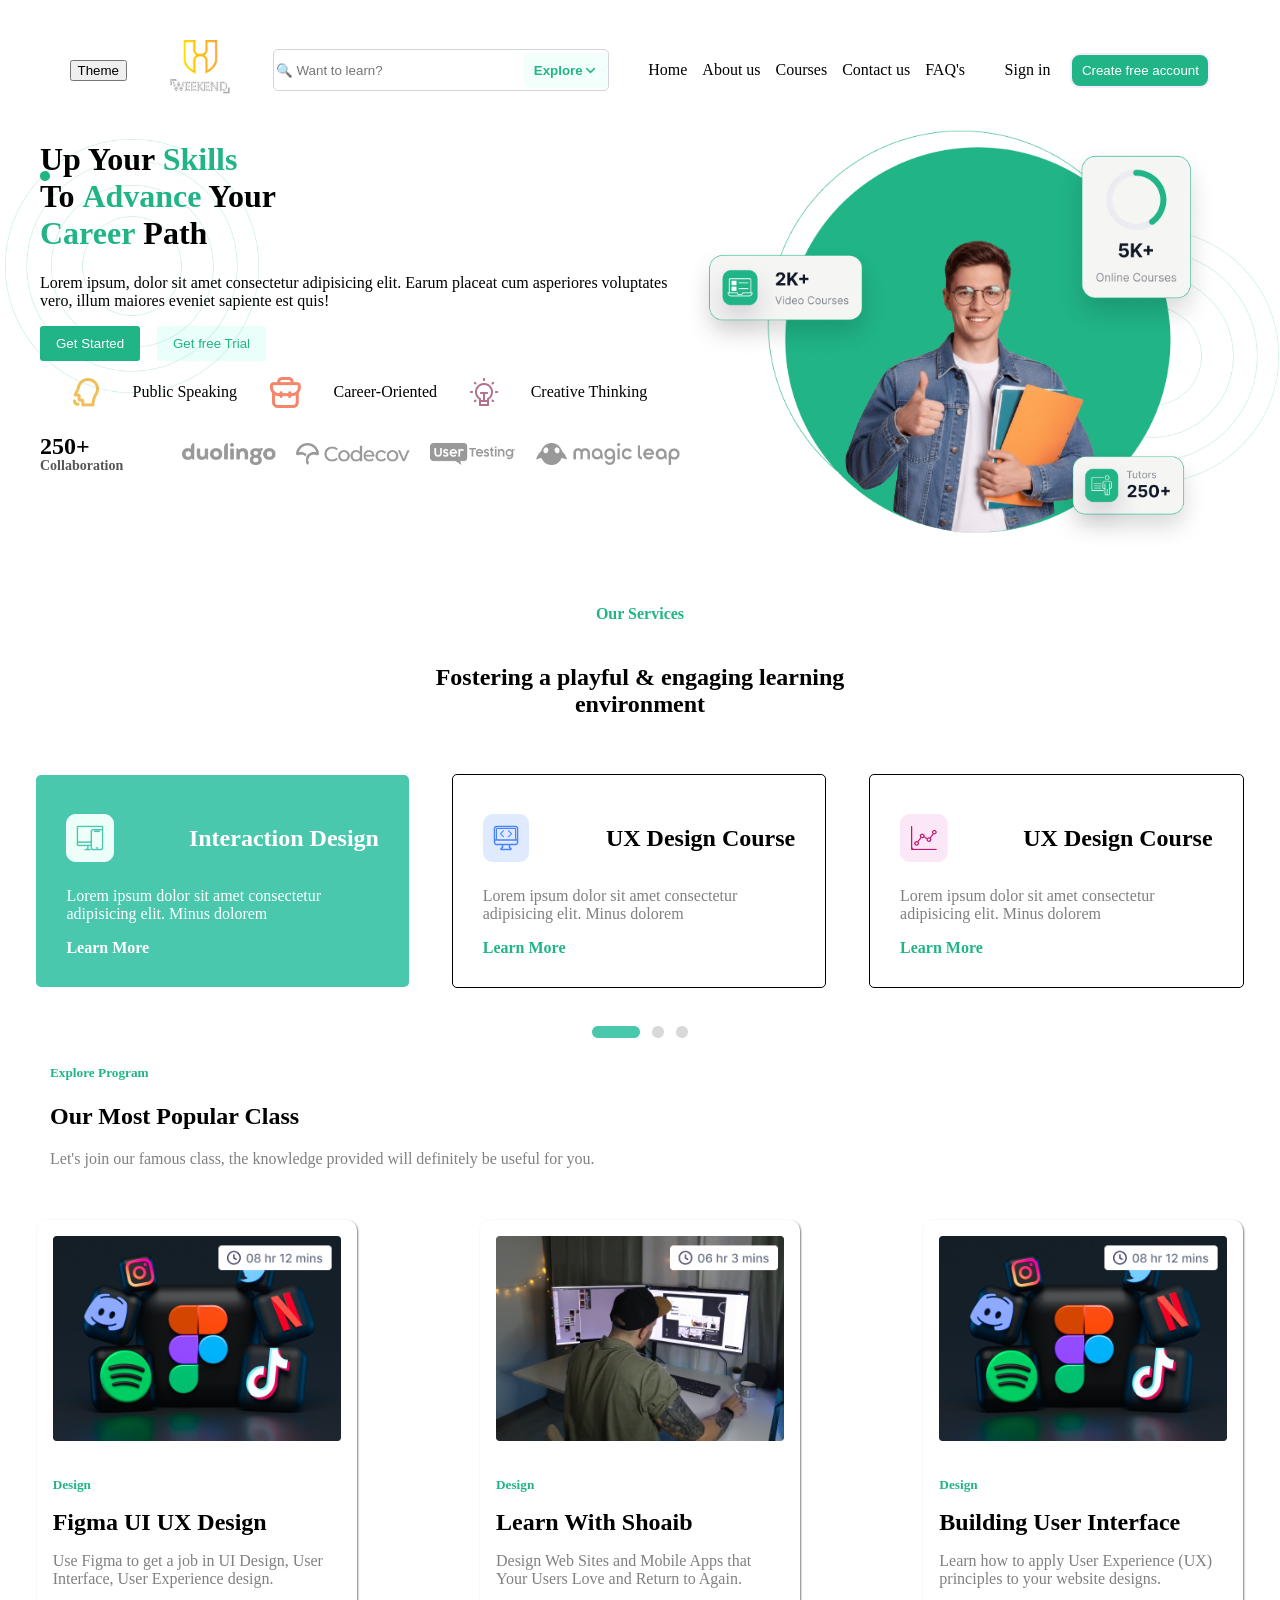
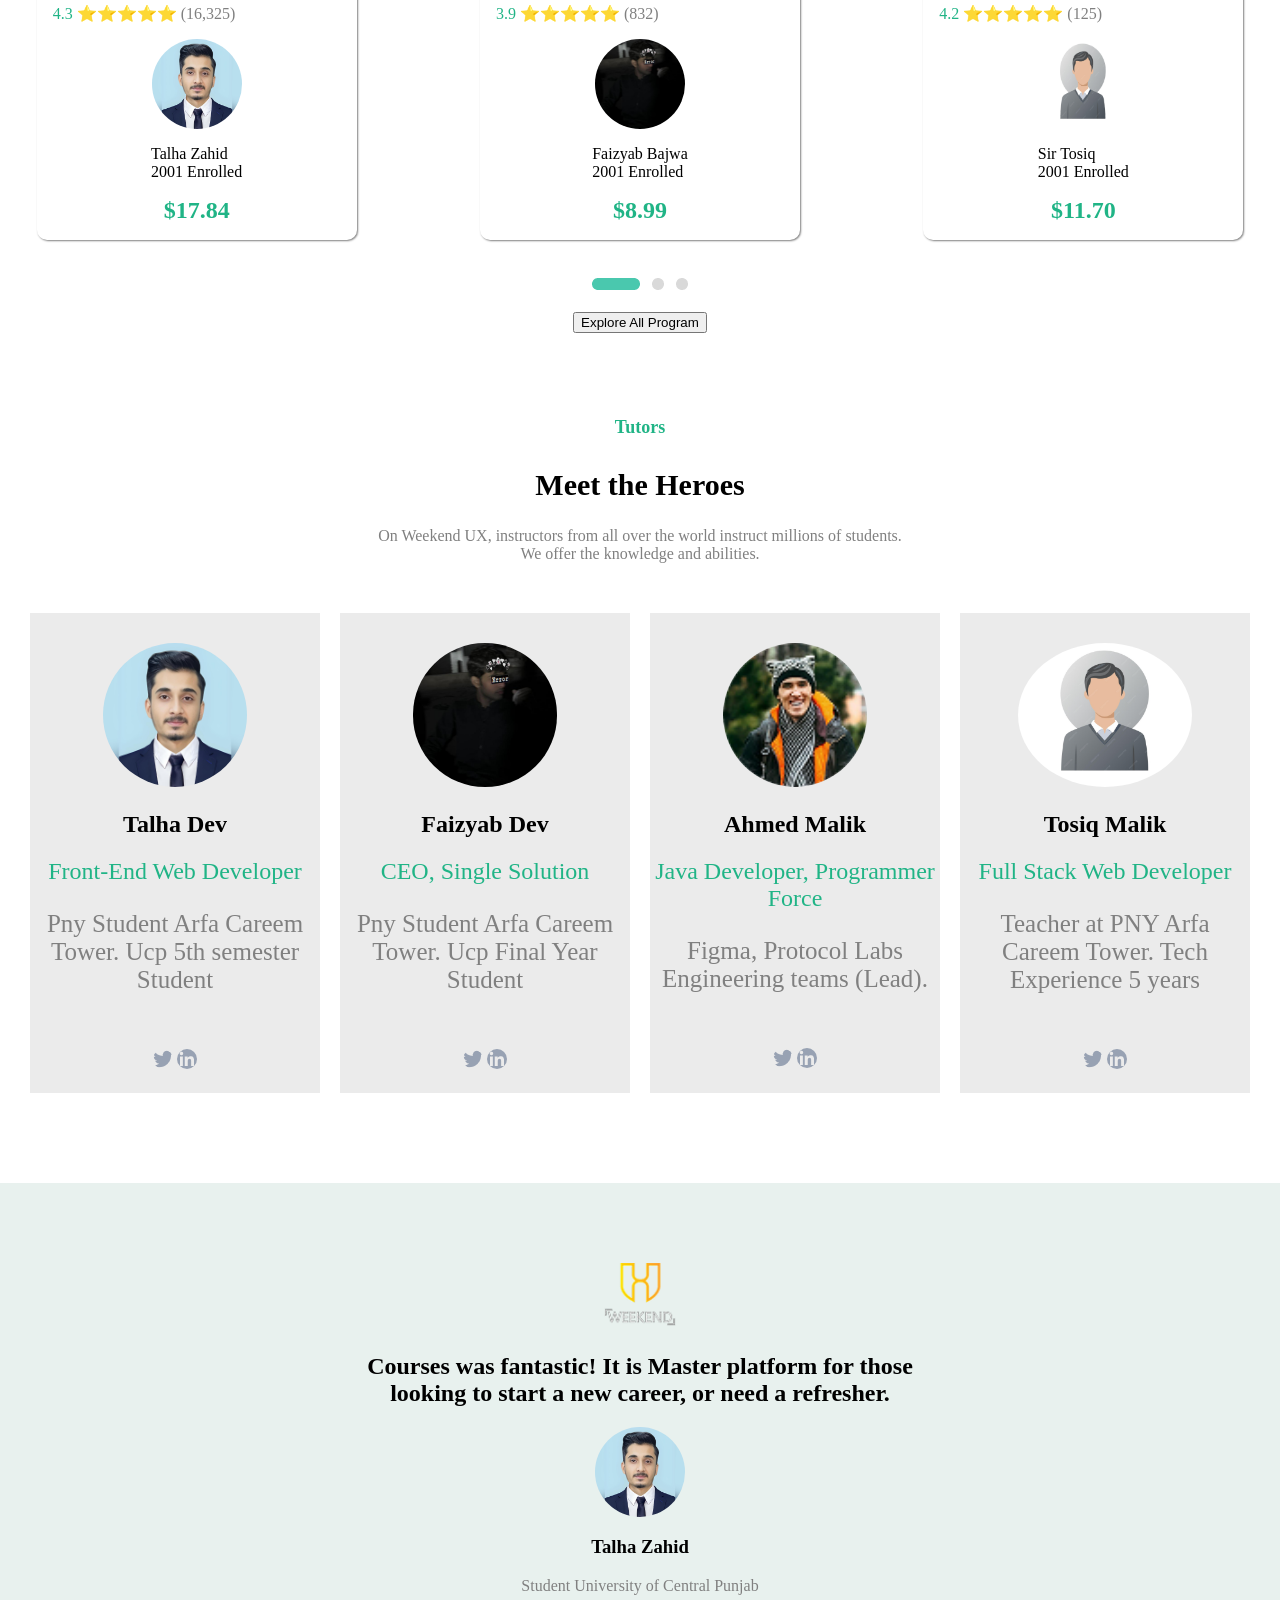
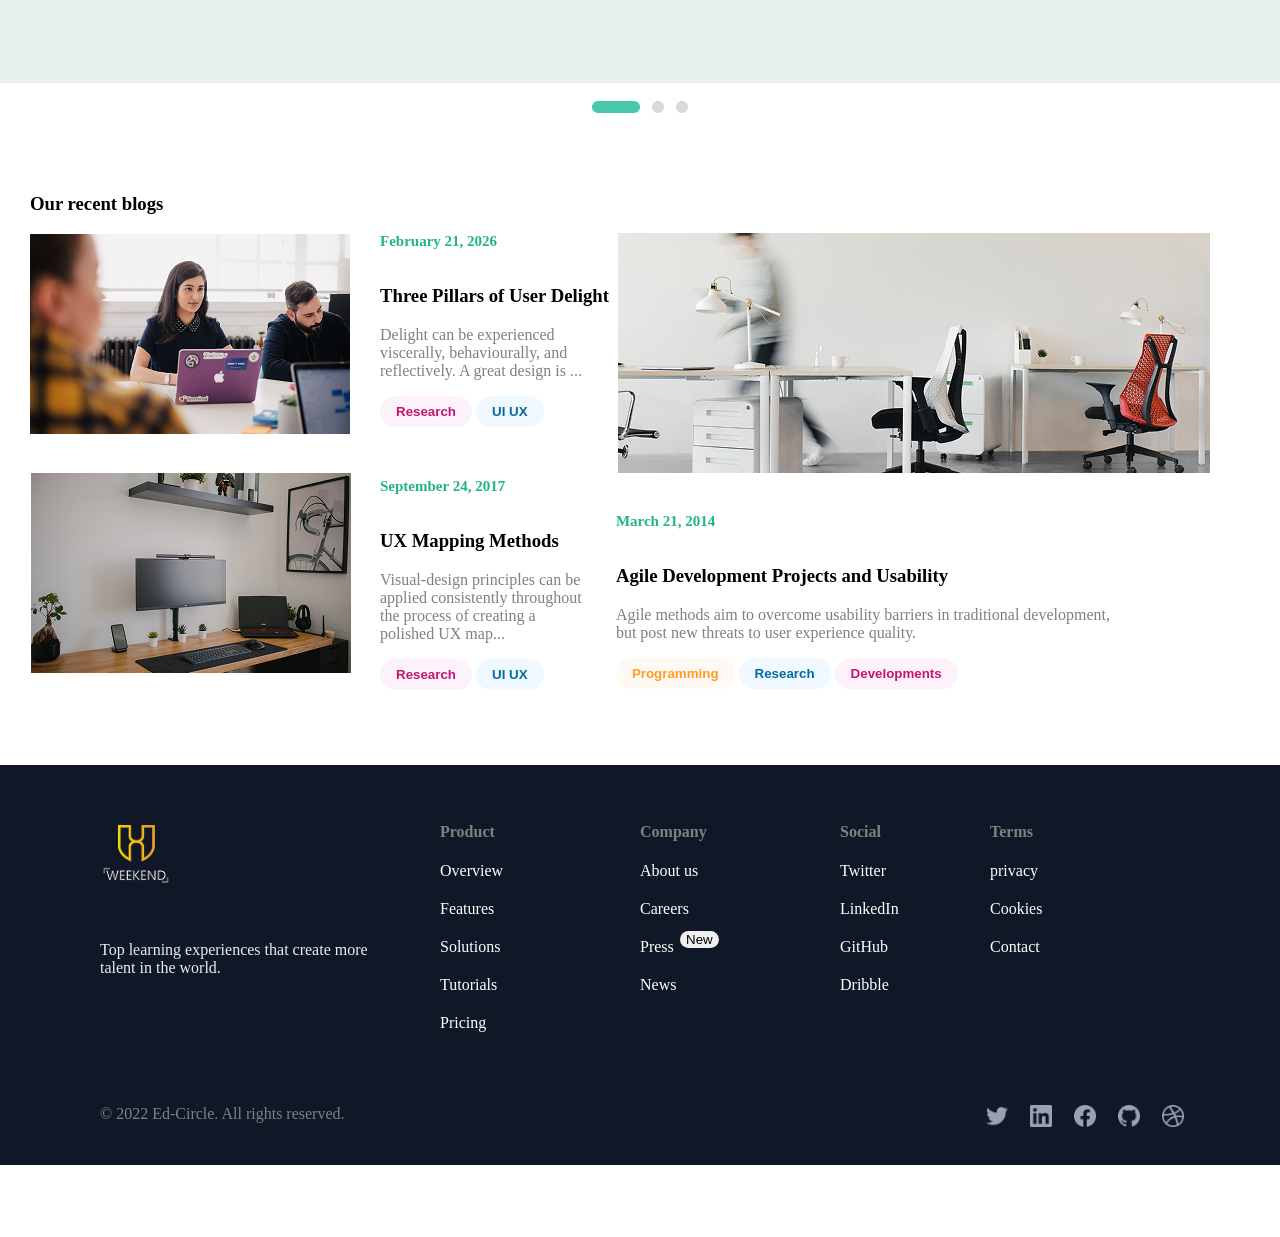
<file: Figma_school_design/index.html>
<!DOCTYPE html>
<html lang="en">

<head>
    <meta charset="UTF-8">
    <meta name="viewport" content="width=device-width, initial-scale=1.0">
    <title>Project</title>
    <link rel="stylesheet" href="style.css">
    <link rel="stylesheet" href="practice.css">
</head>

<body>

    <!-- Navbar -->
    <div class="navbar">
        <button class="mode">Theme</button>
        <img src="image 2.png" alt="">
        <div class="searchbar">
            <label for="search" name="search"></label>
            <input type="search" id="search" placeholder="🔍 Want to learn?">
            <button> Explore
                <img src="chevron-down.png" alt="">
            </button>
        </div>

        <div class="links">
            <a href="#">Home</a>
            <a href="#">About us</a>
            <a href="#">Courses</a>
            <a href="#">Contact us</a>
            <a href="#">FAQ's</a>
        </div>

        <div class="login">
            <a href="#">Sign in</a>
            <button>Create free account</button>
        </div>
    </div>
    <!-- Navbar End -->

    <!-- Hero Section Start -->
    <div class="hero">

        <div class="lefthero">

            <img id="dot" src="Ellipse 159.png" alt="">
            <img id="ellipse" src="Group 498.png" alt="">
            <img id="ellipse1" src="Group 498.png" alt="">
            <img id="bg-dot-right" src="Mask Group (2).png" alt="">
            <img id="girl" src="man-removebg-preview.png" alt="">
            <img id="btn3" src="03.png" alt="">
            <img id="btn7" src="02.png" alt="">
            <img id="btn8" src="01.png" alt="">

            <h1>Up Your <span> Skills </span> <br>
                To <span>Advance</span> Your <br>
                <span>Career</span> Path
            </h1>

            <p>Lorem ipsum, dolor sit amet consectetur adipisicing elit. Earum placeat cum asperiores voluptates vero,
                illum maiores eveniet sapiente est quis!</p>

            <button id="btn1">Get Started</button>
            <button id="btn2">Get free Trial</button>

            <div id="details">
                <p>
                    <img src="Vector.png" alt="">Public Speaking
                    <img src="Vector (1).png" alt=""> Career-Oriented
                    <img src="Layer 2.png" alt=""> Creative Thinking
                </p>
            </div>

            <div>
                <div class="herobottom">

                    <div class="left">
                        <h3>250+</h3>
                        <span>Collaboration</span>
                    </div>

                    <div class="right">
                        <img src="Vector (3).png">
                        <img src="Vector (4).png">
                        <img src="UserTesting (logo — Black).png">
                        <img src="Magic Leap (logo — Black).png">
                    </div>



                </div> <!-- extra div close -->

            </div> <!-- lefthero close -->

        </div> <!-- hero close -->

    </div>
    <!-- Hero Section End -->

    <br><br><br><br><br>

    <!-- Services Section -->
    <section>
        <div class="services">
            <div class="text">
                <h4>Our Services</h4>
                <h1>Fostering a playful & engaging learning
                    <br>
                    environment
                </h1>
            </div>
            <br><br>
            <div class="cards">
                <div class="card1">
                    <div class="card11">
                        <img src="Frame 390.png" alt="">
                        <h2>Interaction Design</h2>
                    </div>
                    <p>Lorem ipsum dolor sit amet consectetur adipisicing elit. Minus dolorem
                    </p>
                    <b>Learn More </b>
                </div>

                <div class="card2">
                    <div class="card22">
                        <img src="Frame 391.png" alt="">
                        <h2>UX Design Course</h2>
                    </div>
                    <p>Lorem ipsum dolor sit amet consectetur adipisicing elit. Minus dolorem
                    </p>
                    <b>Learn More </b>
                </div>
                <div class="card3">
                    <div class="card33">
                        <img src="Frame 391 (1).png" alt="">
                        <h2>UX Design Course</h2>
                    </div>
                    <p>Lorem ipsum dolor sit amet consectetur adipisicing elit. Minus dolorem
                    </p>
                    <b>Learn More </b>
                </div>
            </div>
            <br><br>
            <div class="image">
                <img src="Group 521.png" alt="">
            </div>
        </div>
    </section>

    <section>
        <div class="explore">
            <h5>Explore Program</h5>
            <h2>Our Most Popular Class</h2>
            <p>Let's join our famous class, the knowledge provided will definitely be useful for you.</p>
        </div>

        <br><br>

        <div class="explorecards">
            <div class="explorecard1">
                <img src="Image.png" alt="">
                <h5>Design</h5>
                <h2>Figma UI UX Design</h2>
                <p>Use Figma to get a job in UI Design, User Interface, User Experience design.</p>
                <div class="rating">
                    <span id="number">4.3</span>
                    <span>⭐⭐⭐⭐⭐ (16,325)</span>
                </div>
                <div class="profile">
                    <img src="Talhaa.jpg" alt="">

                    <div class="name">
                        Talha Zahid
                        <span>2001 Enrolled</span>
                    </div>

                    <h2>$17.84</h2>
                </div>
            </div>

            <div class="explorecard2">
                <img src="Image (1).png" alt="">
                <h5>Design</h5>
                <h2>Learn With Shoaib</h2>
                <p>Design Web Sites and Mobile Apps that Your Users Love and Return to Again.</p>
                <div class="rating">
                    <span id="number">3.9</span>
                    <span>⭐⭐⭐⭐⭐ (832)</span>
                </div>
                <div class="profile">
                    <img src="Faizyab.png" alt="">

                    <div class="name">
                        Faizyab Bajwa
                        <span>2001 Enrolled</span>
                    </div>

                    <h2>$8.99</h2>
                </div>
            </div>


            <div class="explorecard3">
                <img src="Image.png" alt="">
                <h5>Design</h5>
                <h2>Building User Interface</h2>
                <p>Learn how to apply User Experience (UX) principles to your website designs.</p>
                <div class="rating">
                    <span id="number">4.2</span>
                    <span>⭐⭐⭐⭐⭐ (125)</span>
                </div>
                <div class="profile">
                    <img src="Sir Tosiq.png" alt="">

                    <div class="name">
                        Sir Tosiq
                        <span>2001 Enrolled</span>
                    </div>

                    <h2>$11.70</h2>
                </div>
            </div>
        </div>

        <br><br>

        <div class="image">
            <img src="Group 521.png" alt="">
        </div>

        <br>

        <div>
            <button id="explore-button">
                Explore All Program
            </button>
        </div>


    </section>
    <br><br><br>
    <section>
        <div class="Tutors">
            <h5>Tutors</h5>
            <h2>Meet the Heroes</h2>
            <p>On Weekend UX, instructors from all over the world instruct millions of students.
                <br>
                We offer the knowledge and abilities.
            </p>
        </div>
        <div class="tutorcards">

            <div class="tutorcard1">
                <img src="Talhaa.jpg" alt="">
                <div class="data">
                    <h1>Talha Dev</h1>
                    <h2>Front-End Web Developer</h2>
                    <p>Pny Student Arfa Careem Tower. Ucp 5th semester Student</p>
                </div>
                <div class="icons">
                    <img src="Social icon.png" alt="">
                    <img src="Social icon (1).png" alt="">
                </div>
            </div>



            <div class="tutorcard2">
                <img src="Faizyab.png" alt="">
                <div class="data">
                    <h1>Faizyab Dev</h1>
                    <h2>CEO, Single Solution </h2>
                    <p>Pny Student Arfa Careem Tower. Ucp Final Year Student</p>
                </div>
                <div class="icons">
                    <img src="Social icon.png" alt="">
                    <img src="Social icon (1).png" alt="">
                </div>
            </div>


            <div class="tutorcard3">
                <img src="Avatar.png" alt="">
                <div class="data">
                    <h1>Ahmed Malik</h1>
                    <h2>Java Developer, Programmer Force</h2>
                    <p>Figma, Protocol Labs Engineering teams (Lead).</p>
                </div>
                <div class="icons">
                    <img src="Social icon.png" alt="">
                    <img src="Social icon (1).png" alt="">
                </div>
            </div>


            <div class="tutorcard4">
                <img src="Sir Tosiq.png" alt="">
                <div class="data">
                    <h1>Tosiq Malik</h1>
                    <h2>Full Stack Web Developer</h2>
                    <p>Teacher at PNY Arfa Careem Tower. Tech Experience 5 years</p>
                </div>
                <div class="icons">
                    <img src="Social icon.png" alt="">
                    <img src="Social icon (1).png" alt="">
                </div>
            </div>

        </div>
    </section>

    <br><br><br><br><br>

    <section>
        <div class="review">
            <div class="logo-data">
                <img src="image 2 (1).png" alt="">
                <h1>Courses was fantastic! It is Master platform for those <br>
                    looking to start a new career, or need a refresher.</h1>
                <div class="profile">
                    <img src="Talhaa.jpg" alt="">
                    <h3>Talha Zahid</h3>
                    <p>Student University of Central Punjab</p>
                </div>
            </div>
        </div>
        <br>
        <div class="endlogo">
            <img src="Group 521.png" alt="">
        </div>
    </section>

    <section>
        <div class="blogs">

            <h3>Our recent blogs</h3>

            <img src="Image (2).png" alt="">

            <img id="img2" src="Image (3).png" alt="">


            <div class="img1content">
                <h6>February 21, 2026</h6>
                <h3>Three Pillars of User Delight</h3>
                <p>Delight can be experienced <br>viscerally, behaviourally, and
                    <br>reflectively. A great design is ...
                </p>
                <button id="blogbtn1"> Research </button>
                <button id="blogbtn2">UI UX</button>
            </div>


            <div class="img2content">
                <h6>September 24, 2017</h6>
                <h3>UX Mapping Methods</h3>
                <p>Visual-design principles can be <br> applied consistently throughout <br> the process of creating a
                    <br> polished UX map...
                </p>
                <button id="blogbtn1"> Research </button>
                <button id="blogbtn2">UI UX</button>
            </div>


            <div class="rightside">
                <img src="Image (4).png" alt="">
            </div>

            <div class="rightside-data">
                <h6>March 21, 2014</h6>
                <h3>Agile Development Projects and Usability</h3>
                <p>Agile methods aim to overcome usability barriers in traditional development, <br> but post new
                    threats to
                    user experience quality.
                </p>
                <button id="blogbtn3"> Programming </button>
                <button id="blogbtn4">Research</button>
                <button id="blogbtn5">Developments</button>
            </div>

        </div>

    </section>
    <br><br><br><br>
    <section>
        <div class="footer">
            <img src="image 2 (3).png" alt="">
            <p>Top learning experiences that create more <br>talent in the world.</p>
            <span>© 2022 Ed-Circle. All rights reserved.</span>
            <div class="products">
                <ul>
                    <h4>Product</h4>
                    <li>Overview</li>
                    <li>Features</li>
                    <li>Solutions</li>
                    <li>Tutorials</li>
                    <li>Pricing</li>
                </ul>
            </div>
            <div class="Company">
                <button>New</button>
                <ul>
                    <h4>Company</h4>
                    <li>About us</li>
                    <li>Careers</li>
                    <li>Press</li>
                    <li>News</li>
                </ul>
            </div>

            <div class="social">
                <ul>
                    <h4>Social</h4>
                    <li>Twitter</li>
                    <li>LinkedIn</li>
                    <li>GitHub</li>
                    <li>Dribble</li>
                </ul>
            </div>

            <div class="legal">
                <ul>
                    <h4>Terms</h4>
                    <li>privacy</li>
                    <li>Cookies</li>
                    <li>Contact</li>
                </ul>
            </div>
            <div class="social-icons">
                <img src="Social icons.png" alt="">
            </div>
        </div>

    </section>
    <br><br><br><br>
    <script src="script.js"></script>
</body>

</html>
</file>
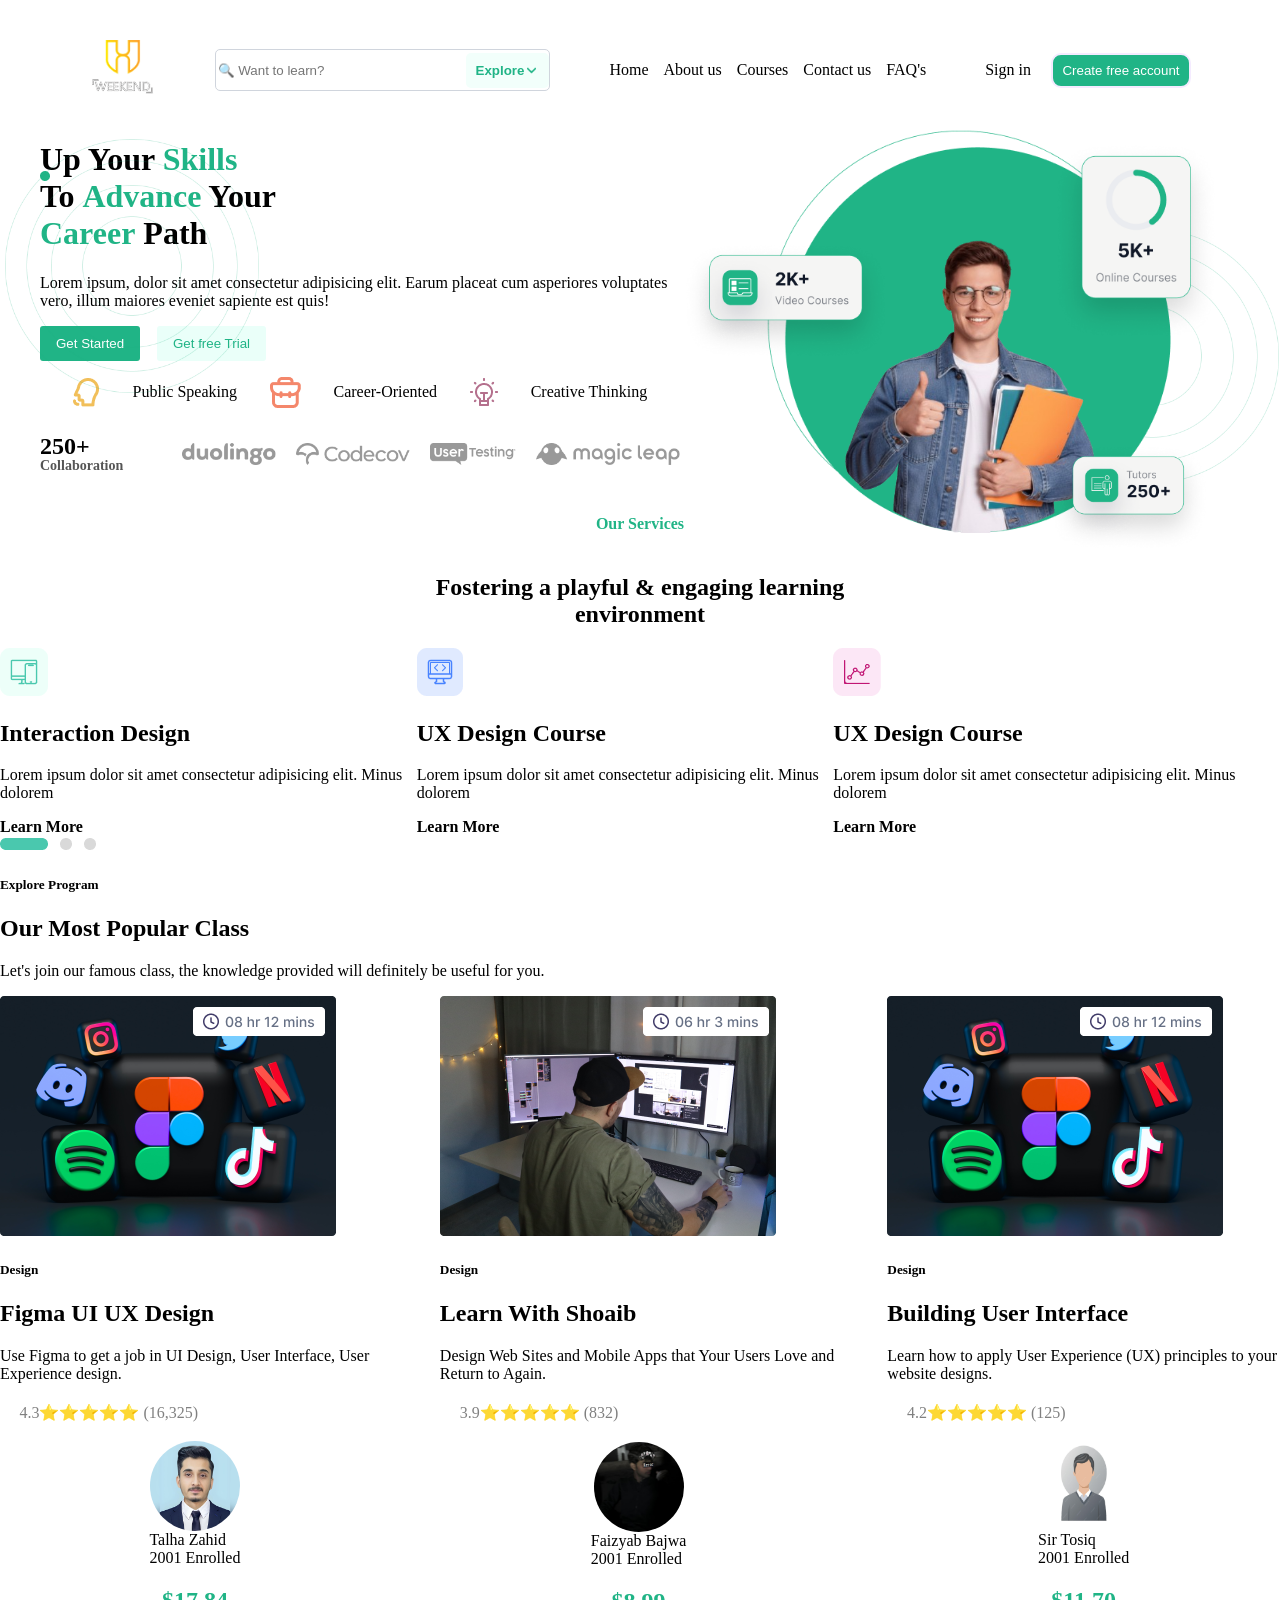
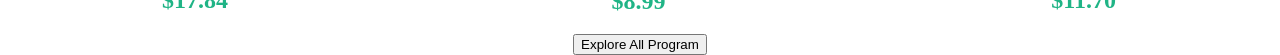
<file: Figma_school_design/chatgpt.html>
<!DOCTYPE html>
<html lang="en">

<head>
    <meta charset="UTF-8">
    <meta name="viewport" content="width=device-width, initial-scale=1.0">
    <title>Learning Platform</title>
    <link rel="stylesheet" href="style.css">
</head>

<body>

    <!-- Navbar -->
    <div class="navbar">
        <img src="image 2.png" alt="Logo" class="logo">
        <div class="searchbar">
            <input type="search" id="search" placeholder="🔍 Want to learn?">
            <button>Explore <img src="chevron-down.png" alt=""></button>
        </div>
        <div class="links">
            <a href="#">Home</a>
            <a href="#">About us</a>
            <a href="#">Courses</a>
            <a href="#">Contact us</a>
            <a href="#">FAQ's</a>
        </div>
        <div class="login">
            <a href="#">Sign in</a>
            <button>Create free account</button>
        </div>
    </div>
    <!-- Navbar End -->

    <!-- Hero Section Start -->
    <div class="hero">
        <div class="lefthero">

            <img id="dot" src="Ellipse 159.png" alt="">
            <img id="ellipse" src="Group 498.png" alt="">
            <img id="ellipse1" src="Group 498.png" alt="">
            <img id="bg-dot-right" src="Mask Group (2).png" alt="">
            <img id="girl" src="man-removebg-preview.png" alt="">
            <img id="btn3" src="03.png" alt="">
            <img id="btn7" src="02.png" alt="">
            <img id="btn8" src="01.png" alt="">

            <h1>Up Your <span> Skills </span> <br>
                To <span>Advance</span> Your <br>
                <span>Career</span> Path
            </h1>

            <p>Lorem ipsum, dolor sit amet consectetur adipisicing elit. Earum placeat cum asperiores voluptates vero,
                illum maiores eveniet sapiente est quis!</p>

            <button id="btn1">Get Started</button>
            <button id="btn2">Get free Trial</button>

            <div id="details">
                <p>
                    <img src="Vector.png" alt="">Public Speaking
                    <img src="Vector (1).png" alt=""> Career-Oriented
                    <img src="Layer 2.png" alt=""> Creative Thinking
                </p>
            </div>

            <div class="herobottom">
                <div class="left">
                    <h3>250+</h3>
                    <span>Collaboration</span>
                </div>

                <div class="right">
                    <img src="Vector (3).png" alt="">
                    <img src="Vector (4).png" alt="">
                    <img src="UserTesting (logo — Black).png" alt="">
                    <img src="Magic Leap (logo — Black).png" alt="">
                </div>
            </div>

        </div>
    </div>
    <!-- Hero Section End -->

    <!-- Services Section -->
    <section class="services">
        <div class="text">
            <h4>Our Services</h4>
            <h1>Fostering a playful & engaging learning<br>environment</h1>
        </div>

        <div class="cards">
            <div class="card">
                <img src="Frame 390.png" alt="">
                <h2>Interaction Design</h2>
                <p>Lorem ipsum dolor sit amet consectetur adipisicing elit. Minus dolorem</p>
                <b>Learn More</b>
            </div>
            <div class="card">
                <img src="Frame 391.png" alt="">
                <h2>UX Design Course</h2>
                <p>Lorem ipsum dolor sit amet consectetur adipisicing elit. Minus dolorem</p>
                <b>Learn More</b>
            </div>
            <div class="card">
                <img src="Frame 391 (1).png" alt="">
                <h2>UX Design Course</h2>
                <p>Lorem ipsum dolor sit amet consectetur adipisicing elit. Minus dolorem</p>
                <b>Learn More</b>
            </div>
        </div>
        <div class="services-image">
            <img src="Group 521.png" alt="">
        </div>
    </section>

    <!-- Explore Programs Section -->
    <section class="explore-programs">
        <div class="explore-text">
            <h5>Explore Program</h5>
            <h2>Our Most Popular Class</h2>
            <p>Let's join our famous class, the knowledge provided will definitely be useful for you.</p>
        </div>

        <div class="explorecards">
            <div class="explorecard">
                <img src="Image.png" alt="">
                <h5>Design</h5>
                <h2>Figma UI UX Design</h2>
                <p>Use Figma to get a job in UI Design, User Interface, User Experience design.</p>
                <div class="rating"><span>4.3</span><span>⭐⭐⭐⭐⭐ (16,325)</span></div>
                <div class="profile">
                    <img src="Talhaa.jpg" alt="">
                    <div class="name">Talha Zahid <span>2001 Enrolled</span></div>
                    <h2>$17.84</h2>
                </div>
            </div>

            <div class="explorecard">
                <img src="Image (1).png" alt="">
                <h5>Design</h5>
                <h2>Learn With Shoaib</h2>
                <p>Design Web Sites and Mobile Apps that Your Users Love and Return to Again.</p>
                <div class="rating"><span>3.9</span><span>⭐⭐⭐⭐⭐ (832)</span></div>
                <div class="profile">
                    <img src="Faizyab.png" alt="">
                    <div class="name">Faizyab Bajwa <span>2001 Enrolled</span></div>
                    <h2>$8.99</h2>
                </div>
            </div>

            <div class="explorecard">
                <img src="Image.png" alt="">
                <h5>Design</h5>
                <h2>Building User Interface</h2>
                <p>Learn how to apply User Experience (UX) principles to your website designs.</p>
                <div class="rating"><span>4.2</span><span>⭐⭐⭐⭐⭐ (125)</span></div>
                <div class="profile">
                    <img src="Sir Tosiq.png" alt="">
                    <div class="name">Sir Tosiq <span>2001 Enrolled</span></div>
                    <h2>$11.70</h2>
                </div>
            </div>
        </div>

        <button id="explore-button">Explore All Program</button>
    </section>

</body>

</html>
</file>
<file: Figma_school_design/style.css>
body.dark .navbar,
body.dark .searchbar,
body.dark .explorecard1,
body.dark .explorecard2,
body.dark .explorecard3,
body.dark .tutorcard1,
body.dark .tutorcard2,
body.dark .tutorcard3,
body.dark .tutorcard4,
body.dark .review {
  background-color: #1a1a1a;
  color: white;
}

body.dark a,
body.dark p,
body.dark h1,
body.dark h2,
body.dark h3,
body.dark h4,
body.dark h5,
body.dark h6,
body.dark span,
body.dark li {
  color: white;
}

body.dark input {
  background-color: #222;
  color: white;
}

body {
  margin: 0%;
  padding: 0%;
  box-sizing: border-box;
}

.navbar {
  margin: 0%;
  padding: 10px 20px;
  width: 100;
  height: 80px;
  display: flex;
  align-items: center;
  justify-content: space-evenly;
  padding: 10px;
  margin: 20px;
}

.navbar img {
  height: 60px;
}

.searchbar {
  display: flex;
  align-items: center;
  background-color: #ffffff;
  border: 1px solid #d0d5dd;
  border-radius: 5px;
}
.searchbar button {
  padding: 10px;
  font-weight: bold;
  display: flex;
  align-items: center;
  color: #20b486;
  background-color: #f2fffb;
  border: none;
  border-radius: 5px;
  cursor: pointer;
}

.searchbar input {
  border: none;
  outline: none;
  background: transparent;
  width: 250px;
  height: 40px;
}

.searchbar img {
  height: 15px;
}

.links {
  display: flex;
  gap: 15px;
}
.links a {
  text-decoration: none;
  color: black;
  cursor: pointer;
}

.login {
  display: flex;
  align-items: center;
  gap: 20px;
}

.login a {
  text-decoration: none;
  color: black;
  cursor: pointer;
}
.login button {
  background-color: #20b486;
  border-radius: 10px;
  color: white;
  padding: 8px;
  border: 2px solid #f4ebff;
  cursor: pointer;
  width: 140px;
}

.lefthero span {
  color: #20b486;
  font-weight: bolder;
}

.lefthero {
  margin-left: 40px;
  width: 50%;
}

#btn1 {
  background-color: #20b486;
  padding: 10px 16px;
  color: white;
  font-weight: 400;
  border: #d0d5dd;
  border-radius: 3px;
  cursor: pointer;
}
#btn2 {
  background-color: #eafff9;
  padding: 10px 16px;
  color: #20b486;
  font-weight: 400;
  border: #d0d5dd;
  border-radius: 3px;
  cursor: pointer;
  margin-left: 2%;
}

#details p {
  display: flex;
  align-items: center;
  justify-content: space-evenly;
}

#detials img {
  height: 10%;
}
/* 
#btn3 {
  padding: 2px 30px;
  border-radius: 5px;
  border-color: #20b48557;
  cursor: pointer;
  #text {
    color: black;
    display: flex;
    flex-direction: column;
  }
  #videocourse {
    color: grey;
    font-size: 8px;
  }
}

#btn4 {
  padding: 40px 12px;
  border-radius: 5px;
  border-color: #20b48557;
  cursor: pointer;
  #text1 {
    color: black;
    display: flex;
    flex-direction: column;
  }
  #online {
    color: grey;
    font-size: 8px;
  }
}

#btn5 {
  padding: 10px 20px;
  border-radius: 5px;
  border-color: #20b48557;
  cursor: pointer;
  #tutor {
    color: grey;
    font-size: 8px;
    display: flex;
    flex-direction: column;
  }
  #price {
    color: black;
  }
} */
.herobottom {
  display: flex;
  justify-content: space-between;
  align-items: center;
  padding: 20px 0; /* thoda spacing add kiya */
  margin-top: -10px; /* agar upar hero se gap zyada hai to adjust karo */
}

.left {
  display: flex;
  flex-direction: column;
}
.left h3 {
  margin: 0;
  line-height: 1;
  font-size: 24px; /* adjust number size */
  font-weight: 700;
}

.left span {
  margin: 0;
  line-height: 1.1;
  font-size: 14px;
  color: #555; /* optional styling */
}

.right {
  display: flex;
  align-items: center;
  gap: 20px;
}
.right img {
  height: 22px;
  object-fit: contain; /* ensure images scale properly */
}

.hero {
  position: relative;
  width: 100%;
}

.lefthero {
  #ellipse {
    height: 300px;
    position: absolute;
    bottom: 180px;
    left: 5px;
    bottom: 100px;
  }
  #ellipse1 {
    height: 300px;
    position: absolute;
    right: 1px;
    bottom: 10px;
  }
  #dot {
    position: absolute;
    top: 30px;
  }
  #girl {
    height: 340px;
    position: absolute;
    right: 135px;
    bottom: -40px;
  }
  #bg-dot-right {
    height: 700px;
    position: absolute;
    right: 30px;
    top: -120px;
  }
  #btn3 {
    position: absolute;
    height: 120px;
    right: 390px;
    top: 100px;
  }
  #btn7 {
    position: absolute;
    height: 200px;
    right: 60px;
    border-radius: 20px;
  }
  #btn8 {
    position: absolute;
    height: 110px;
    right: 70px;
    bottom: -60px;
  }
}

.heroright {
  position: relative;
}

.text {
  display: flex;
  align-items: center;
  justify-content: center;
  flex-direction: column;
  text-align: center;
  h4 {
    color: #20b486;
  }
}

.card1 {
  width: 25%;
  height: 25%;
  background-color: #4ac8ae;
  color: white;
  margin-left: 30px;
  padding: 30px;
  border-radius: 5px;
}

.card11 {
  display: flex;
  align-items: center;
  justify-content: space-between;
}
.card2 {
  width: 25%;
  height: 25%;
  background-color: #ffffff;
  color: #20b486;
  margin-left: 30px;
  padding: 30px;
  border-radius: 5px;
  border: 1px solid black;
  h2 {
    color: black;
  }
  p {
    color: grey;
  }
}

.card22 {
  display: flex;
  align-items: center;
  justify-content: space-between;
}
.card3 {
  width: 25%;
  height: 25%;
  background-color: #ffffff;
  color: #20b486;
  margin-left: 30px;
  padding: 30px;
  border-radius: 5px;
  border: 1px solid black;
  h2 {
    color: black;
  }
  p {
    color: grey;
  }
}

.card33 {
  display: flex;
  align-items: center;
  justify-content: space-between;
}

.cards {
  display: flex;
  align-items: center;
  justify-content: space-around;
  margin-right: 30px;
}

.image {
  text-align: center;
}

.explore {
  h5 {
    color: #20b486;
  }
  p {
    color: grey;
  }
}
.explore {
  margin-left: 50px;
}
.explorecards {
  display: flex;
  align-items: center;
  justify-content: space-around;
  gap: 50px;
}

.explorecard1 {
  background-color: #ffffff;
  border-radius: 10px;
  box-shadow: 1px 1px 2px grey;
  width: 25%;
  height: 50%;

  img {
    width: 90%;
    margin: 5%;
  }

  h2 {
    margin: 5%;
  }

  h5 {
    color: #20b486;
    margin: 5%;
  }
  p {
    margin: 5%;
    color: grey;
  }
}

.rating {
  margin: 5%;
  #number {
    color: #20b486;
  }
  span {
    color: grey;
  }
}

.profile {
  display: flex;
  align-items: center;
  justify-content: space-between;
  img {
    height: 50px;
    width: 50px;
    border-radius: 50px;
  }

  .name {
    display: flex;
    flex-direction: column;
  }
  .span {
    color: grey;
  }

  h2 {
    color: #20b486;
  }
}

.explorecard2 {
  background-color: #ffffff;
  border-radius: 10px;
  box-shadow: 1px 1px 2px grey;
  width: 25%;
  height: 50%;

  img {
    width: 90%;
    margin: 5%;
  }

  h2 {
    margin: 5%;
  }

  h5 {
    color: #20b486;
    margin: 5%;
  }
  p {
    margin: 5%;
    color: grey;
  }
}

.rating {
  margin: 5%;
  #number {
    color: #20b486;
  }
  span {
    color: grey;
  }
}

.profile {
  display: flex;
  align-items: center;
  justify-content: space-between;
  img {
    height: 50px;
    width: 50px;
    border-radius: 50px;
  }

  .name {
    display: flex;
    flex-direction: column;
  }
  .span {
    color: grey;
  }

  h2 {
    color: #20b486;
  }
}
.explorecard3 {
  background-color: #ffffff;
  border-radius: 10px;
  box-shadow: 1px 1px 2px grey;
  width: 25%;
  height: 50%;

  img {
    width: 90%;
    margin: 5%;
  }

  h2 {
    margin: 5%;
  }

  h5 {
    color: #20b486;
    margin: 5%;
  }
  p {
    margin: 5%;
    color: grey;
  }
}

.rating {
  margin: 5%;
  #number {
    color: #20b486;
  }
  span {
    color: grey;
  }
}

.profile {
  display: flex;
  align-items: center;
  justify-content: space-between;
  img {
    height: 50px;
    width: 50px;
    border-radius: 50px;
  }

  .name {
    display: flex;
    flex-direction: column;
  }
  .span {
    color: grey;
  }

  h2 {
    color: #20b486;
  }
}

#explore-button {
  display: block;
  margin: auto;
}

.Tutors {
  text-align: center;
  h5 {
    color: #20b486;
    font-size: 18px;
  }
  h2 {
    font-size: 30px;
  }
  p {
    color: grey;
    text-align: center;
  }
}

.tutorcards {
  margin-top: 50px;
  margin-left: 30px;
  margin-right: 30px;
  gap: 20px;
  display: flex;
  flex-direction: row;
  align-items: center;
  justify-content: space-between;
}

.tutorcard1 {
  text-align: center;
  width: 300px;
  height: 480px;
  background-color: rgba(128, 128, 128, 0.158);

  img {
    margin-top: 30px;
    height: 30%;
    border-radius: 100%;
  }
}

.data {
  h1 {
  }
  h2 {
    color: #20b486;
    font-weight: 500;
  }
  p {
    color: grey;
    font-size: 25px;
  }
}
.icons img {
  height: 20px;
}

.tutorcard2 {
  text-align: center;
  width: 300px;
  height: 480px;
  background-color: rgba(128, 128, 128, 0.158);

  img {
    margin-top: 30px;
    height: 30%;
    border-radius: 100%;
  }
}

.data {
  h1 {
  }
  h2 {
    color: #20b486;
    font-weight: 500;
  }
  p {
    color: grey;
    font-size: 25px;
  }
}
.icons img {
  height: 20px;
}

.tutorcard3 {
  align-items: center;
  text-align: center;
  width: 300px;
  height: 480px;
  background-color: rgba(128, 128, 128, 0.158);

  img {
    margin-top: 30px;
    height: 30%;
    border-radius: 100%;
  }
}

.data {
  h1 {
  }
  h2 {
    color: #20b486;
    font-weight: 500;
  }
  p {
    color: grey;
    font-size: 25px;
  }
}
.icons img {
  height: 20px;
}

.tutorcard4 {
  text-align: center;
  width: 300px;
  height: 480px;
  background-color: rgba(128, 128, 128, 0.158);

  img {
    margin-top: 30px;
    height: 30%;
    border-radius: 100%;
  }
}

.data {
  h1 {
  }
  h2 {
    color: #20b486;
    font-weight: 500;
  }
  p {
    color: grey;
    font-size: 25px;
  }
}
.icons img {
  height: 20px;
}

.review {
  display: flex;
  flex-direction: column;
}
.logo-data {
  width: 100vw;
  background-color: #e8f1ee;
  height: 500px;
  display: flex;
  flex-direction: column;
  align-items: center;

  img {
    margin-top: 80px;
    height: 70px;
  }
  h1 {
    text-align: center;
  }
}

.profile {
  display: flex;
  flex-direction: column;
  img {
    margin-top: 0;
    height: 90px;
    width: 90px;
    border-radius: 100%;
  }
  p {
    margin-top: 0;
    color: grey;
  }
}

.endlogo img {
  display: block;
  margin: auto;
}

.blogs {
  margin-top: 80px;
  margin-left: 30px;
  position: relative;
  width: 100vw;
  height: 500px;
}

#img2 {
  position: absolute;
  bottom: 20px;
  left: 1px;
}

.img1content {
  position: absolute;
  top: 5px;
  left: 350px;
  h6 {
    font-size: 15px;
    color: #20b486;
  }
  h3 {
  }
  p {
    color: grey;
    text-align: start;
  }
  #blogbtn1 {
    background-color: #fdf2fa;
    border: none;
    border-radius: 20px;
    padding: 8px 16px;
    color: #c11574;
    font-weight: bold;
  }
  #blogbtn2 {
    background-color: #f0f9ff;
    border: none;
    border-radius: 20px;
    padding: 8px 16px;
    color: #026aa2;
    font-weight: bold;
  }
}

.img2content {
  position: absolute;
  top: 250px;
  left: 350px;
  h6 {
    font-size: 15px;
    color: #20b486;
  }
  h3 {
  }
  p {
    color: grey;
    text-align: start;
  }
  #blogbtn1 {
    background-color: #fdf2fa;
    border: none;
    border-radius: 20px;
    padding: 8px 16px;
    color: #c11574;
    font-weight: bold;
  }
  #blogbtn2 {
    background-color: #f0f9ff;
    border: none;
    border-radius: 20px;
    padding: 8px 16px;
    color: #026aa2;
    font-weight: bold;
  }
}

.rightside {
  position: absolute;
  right: 100px;
  top: 40px;
}

.rightside-data {
  position: absolute;
  right: 200px;
  top: 285px;

  h6 {
    font-size: 15px;
    color: #20b486;
  }
  h3 {
  }
  p {
    color: grey;
    text-align: start;
  }
  #blogbtn3 {
    background-color: #fff9f3;
    border: none;
    border-radius: 20px;
    padding: 8px 16px;
    color: #ff9b26;
    font-weight: bold;
  }
  #blogbtn4 {
    background-color: #f0f9ff;
    border: none;
    border-radius: 20px;
    padding: 8px 16px;
    color: #026aa2;
    font-weight: bold;
  }

  #blogbtn5 {
    background-color: #fdf2fa;
    border: none;
    border-radius: 20px;
    padding: 8px 16px;
    color: #c11574;
    font-weight: bold;
  }
}

.footer {
  position: relative;
  width: 100vw;
  height: 400px;
  background-color: #101828;

  img {
    height: 65px;
    position: absolute;
    top: 60px;
    left: 100px;
  }
  p {
    color: #eaecf0;
    position: absolute;
    text-align: start;
    top: 160px;
    left: 100px;
  }

  span {
    color: grey;
    position: absolute;
    top: 340px;
    left: 100px;
  }
}

.products {
  position: absolute;
  color: white;
  top: 36px;
  left: 400px;
  h4 {
    color: grey;
  }
  li {
    list-style: none;
    margin-bottom: 20px;
  }
}

.Company {
  position: absolute;
  color: white;
  top: 36px;
  left: 600px;
  h4 {
    color: grey;
  }
  li {
    list-style: none;
    margin-bottom: 20px;
  }
  button {
    border-radius: 10px;
    position: absolute;
    top: 130px;
    left: 80px;
    border: none;
  }
}

.social {
  position: absolute;
  color: white;
  top: 36px;
  left: 800px;
  h4 {
    color: grey;
  }
  li {
    list-style: none;
    margin-bottom: 20px;
  }
}

.legal {
  position: absolute;
  color: white;
  top: 36px;
  left: 950px;
  h4 {
    color: grey;
  }
  li {
    list-style: none;
    margin-bottom: 20px;
  }
}

.social-icons img {
  height: 22px;
  color: grey;
  position: absolute;
  top: 340px;
  left: 77%;
}
</file>
<file: Figma_school_design/practice.css>
.dark {
  background-color: black;
  color: white;
}

.light {
  background-color: white;
  color: black;
}
</file>
